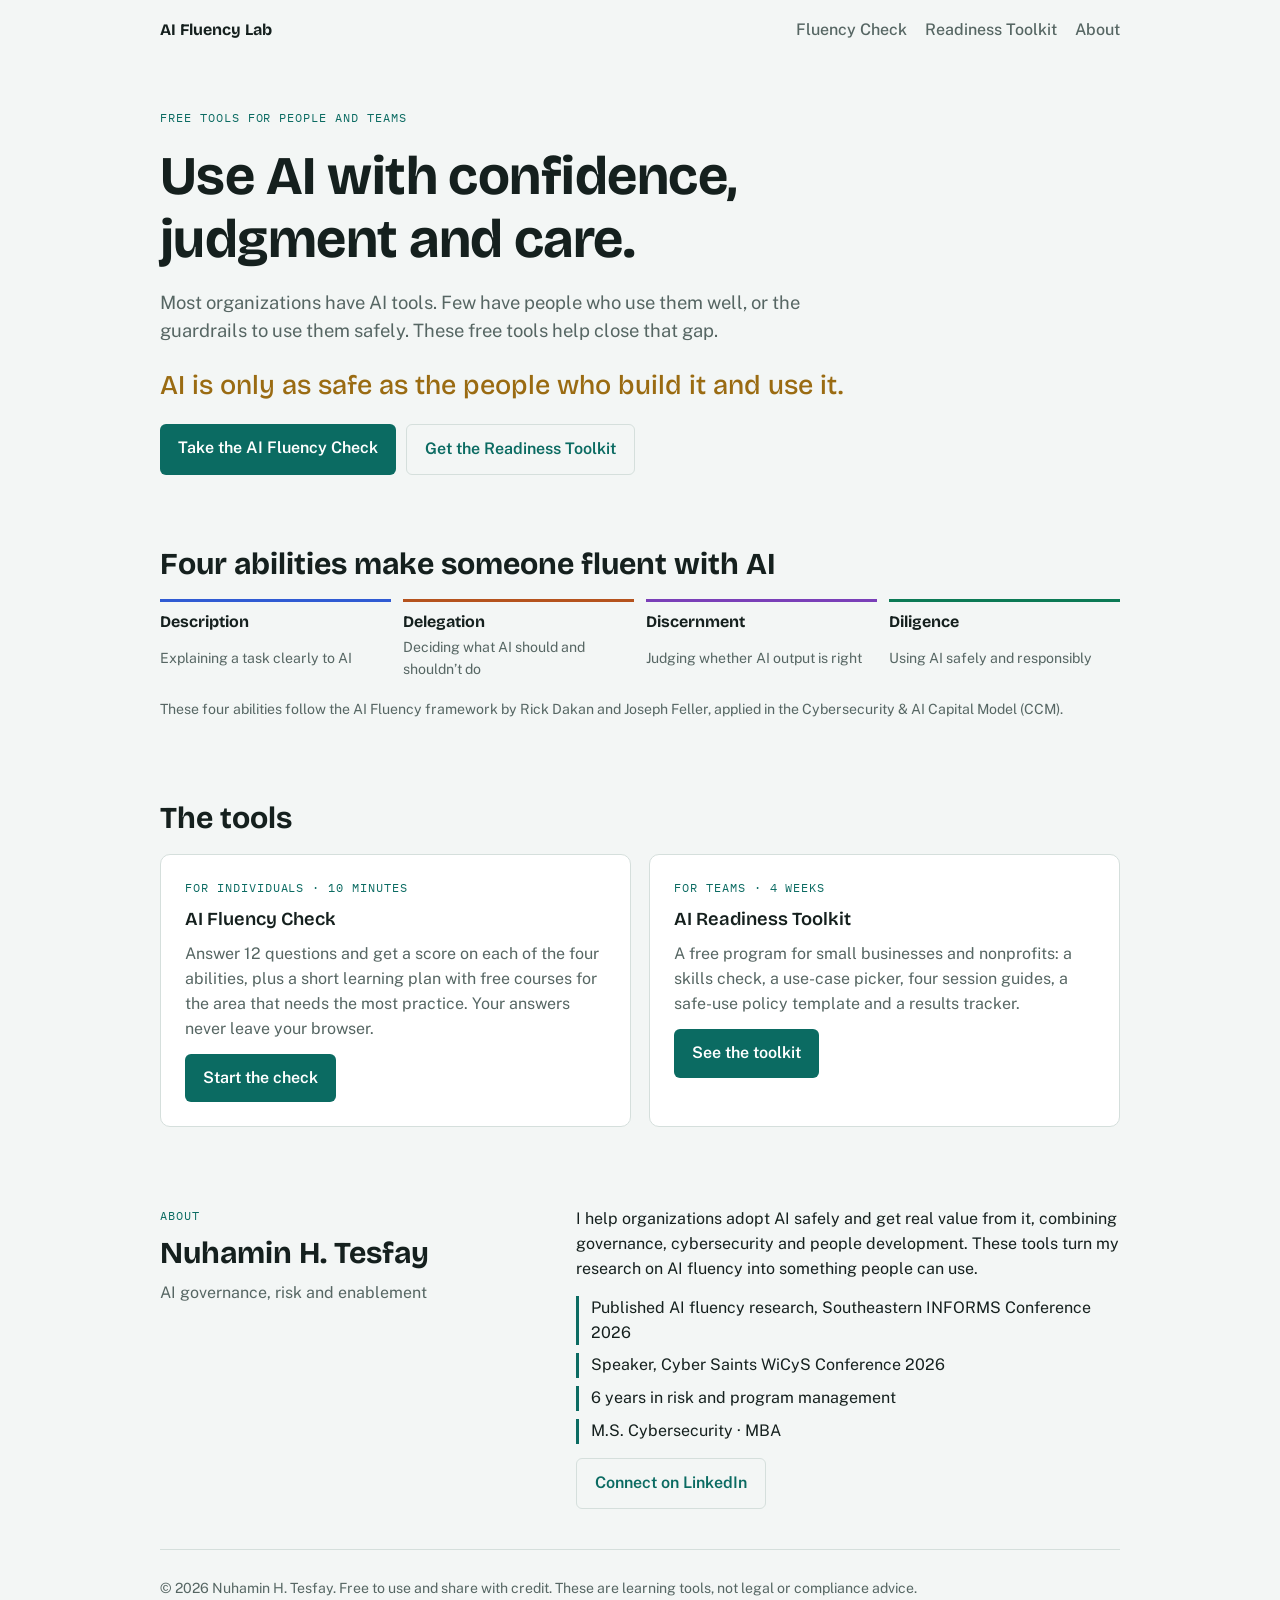
<file: index.html>
<!doctype html>
<html lang="en">
<head>
<meta charset="utf-8">
<meta name="viewport" content="width=device-width, initial-scale=1, viewport-fit=cover">
<title>AI Fluency Lab | Nuhamin H. Tesfay</title>
<meta name="description" content="Free tools to help people and teams use AI safely and well: the AI Fluency Check and the AI Readiness Toolkit, by Nuhamin H. Tesfay.">
<link rel="preconnect" href="https://fonts.googleapis.com">
<link rel="preconnect" href="https://fonts.gstatic.com" crossorigin>
<link rel="stylesheet" href="https://fonts.googleapis.com/css2?family=Bricolage+Grotesque:opsz,wght@12..96,500;12..96,700&family=Public+Sans:wght@400;500;600&family=IBM+Plex+Mono:wght@500&display=swap">
<link rel="stylesheet" href="style.css">
<style>
.hero{padding-block:48px 32px;display:grid;gap:18px}
.quote{font-family:var(--display);font-size:clamp(1.3rem,3.2vw,1.7rem);color:var(--gold);font-weight:500}
.about{display:grid;grid-template-columns:minmax(0,1fr) minmax(0,1.4fr);gap:28px;align-items:start}
@media (max-width:700px){.about{grid-template-columns:1fr}}
.facts{display:grid;gap:8px;padding:0;margin:0;list-style:none}
.facts li{border-left:3px solid var(--accent);padding-left:12px}
</style>
</head>
<body>
<div class="wrap">
  <nav class="top" aria-label="Main">
    <a class="brand" href="index.html">AI Fluency Lab</a>
    <div class="links"><a href="check.html">Fluency Check</a><a href="playbook.html">Readiness Toolkit</a><a href="#about">About</a></div>
  </nav>

  <header class="hero">
    <p class="eyebrow">Free tools for people and teams</p>
    <h1>Use AI with confidence, judgment and care.</h1>
    <p class="lead">Most organizations have AI tools. Few have people who use them well, or the guardrails to use them safely. These free tools help close that gap.</p>
    <p class="quote">AI is only as safe as the people who build it and use it.</p>
    <div class="row"><a class="btn primary" href="check.html">Take the AI Fluency Check</a><a class="btn ghost" href="playbook.html">Get the Readiness Toolkit</a></div>
  </header>

  <section aria-labelledby="abilities">
    <div style="display:grid;gap:18px">
      <h2 id="abilities">Four abilities make someone fluent with AI</h2>
      <div class="dims">
        <div class="dim" style="--c:var(--d1)"><b>Description</b><span>Explaining a task clearly to AI</span></div>
        <div class="dim" style="--c:var(--d2)"><b>Delegation</b><span>Deciding what AI should and shouldn’t do</span></div>
        <div class="dim" style="--c:var(--d3)"><b>Discernment</b><span>Judging whether AI output is right</span></div>
        <div class="dim" style="--c:var(--d4)"><b>Diligence</b><span>Using AI safely and responsibly</span></div>
      </div>
      <p class="note">These four abilities follow the AI Fluency framework by Rick Dakan and Joseph Feller, applied in the Cybersecurity &amp; AI Capital Model (CCM).</p>
    </div>
  </section>

  <section aria-labelledby="tools">
    <div style="display:grid;gap:18px">
      <h2 id="tools">The tools</h2>
      <div class="cards">
        <article class="card">
          <p class="eyebrow">For individuals · 10 minutes</p>
          <h3>AI Fluency Check</h3>
          <p class="muted">Answer 12 questions and get a score on each of the four abilities, plus a short learning plan with free courses for the area that needs the most practice. Your answers never leave your browser.</p>
          <a class="btn primary" href="check.html">Start the check</a>
        </article>
        <article class="card">
          <p class="eyebrow">For teams · 4 weeks</p>
          <h3>AI Readiness Toolkit</h3>
          <p class="muted">A free program for small businesses and nonprofits: a skills check, a use-case picker, four session guides, a safe-use policy template and a results tracker.</p>
          <a class="btn primary" href="playbook.html">See the toolkit</a>
        </article>
      </div>
    </div>
  </section>

  <section id="about" aria-labelledby="about-h">
    <div class="about">
      <div style="display:grid;gap:10px">
        <p class="eyebrow">About</p>
        <h2 id="about-h">Nuhamin H. Tesfay</h2>
        <p class="muted">AI governance, risk and enablement</p>
      </div>
      <div style="display:grid;gap:14px">
        <p>I help organizations adopt AI safely and get real value from it, combining governance, cybersecurity and people development. These tools turn my research on AI fluency into something people can use.</p>
        <ul class="facts">
          <li>Published AI fluency research, Southeastern INFORMS Conference 2026</li>
          <li>Speaker, Cyber Saints WiCyS Conference 2026</li>
          <li>6 years in risk and program management</li>
          <li>M.S. Cybersecurity · MBA</li>
        </ul>
        <div class="row"><a class="btn ghost" href="https://www.linkedin.com/in/nuhamintesfay" target="_blank" rel="noopener">Connect on LinkedIn</a></div>
      </div>
    </div>
  </section>

  <footer class="site">
    <p>© 2026 Nuhamin H. Tesfay. Free to use and share with credit. These are learning tools, not legal or compliance advice.</p>
  </footer>
</div>
</body>
</html>
</file>
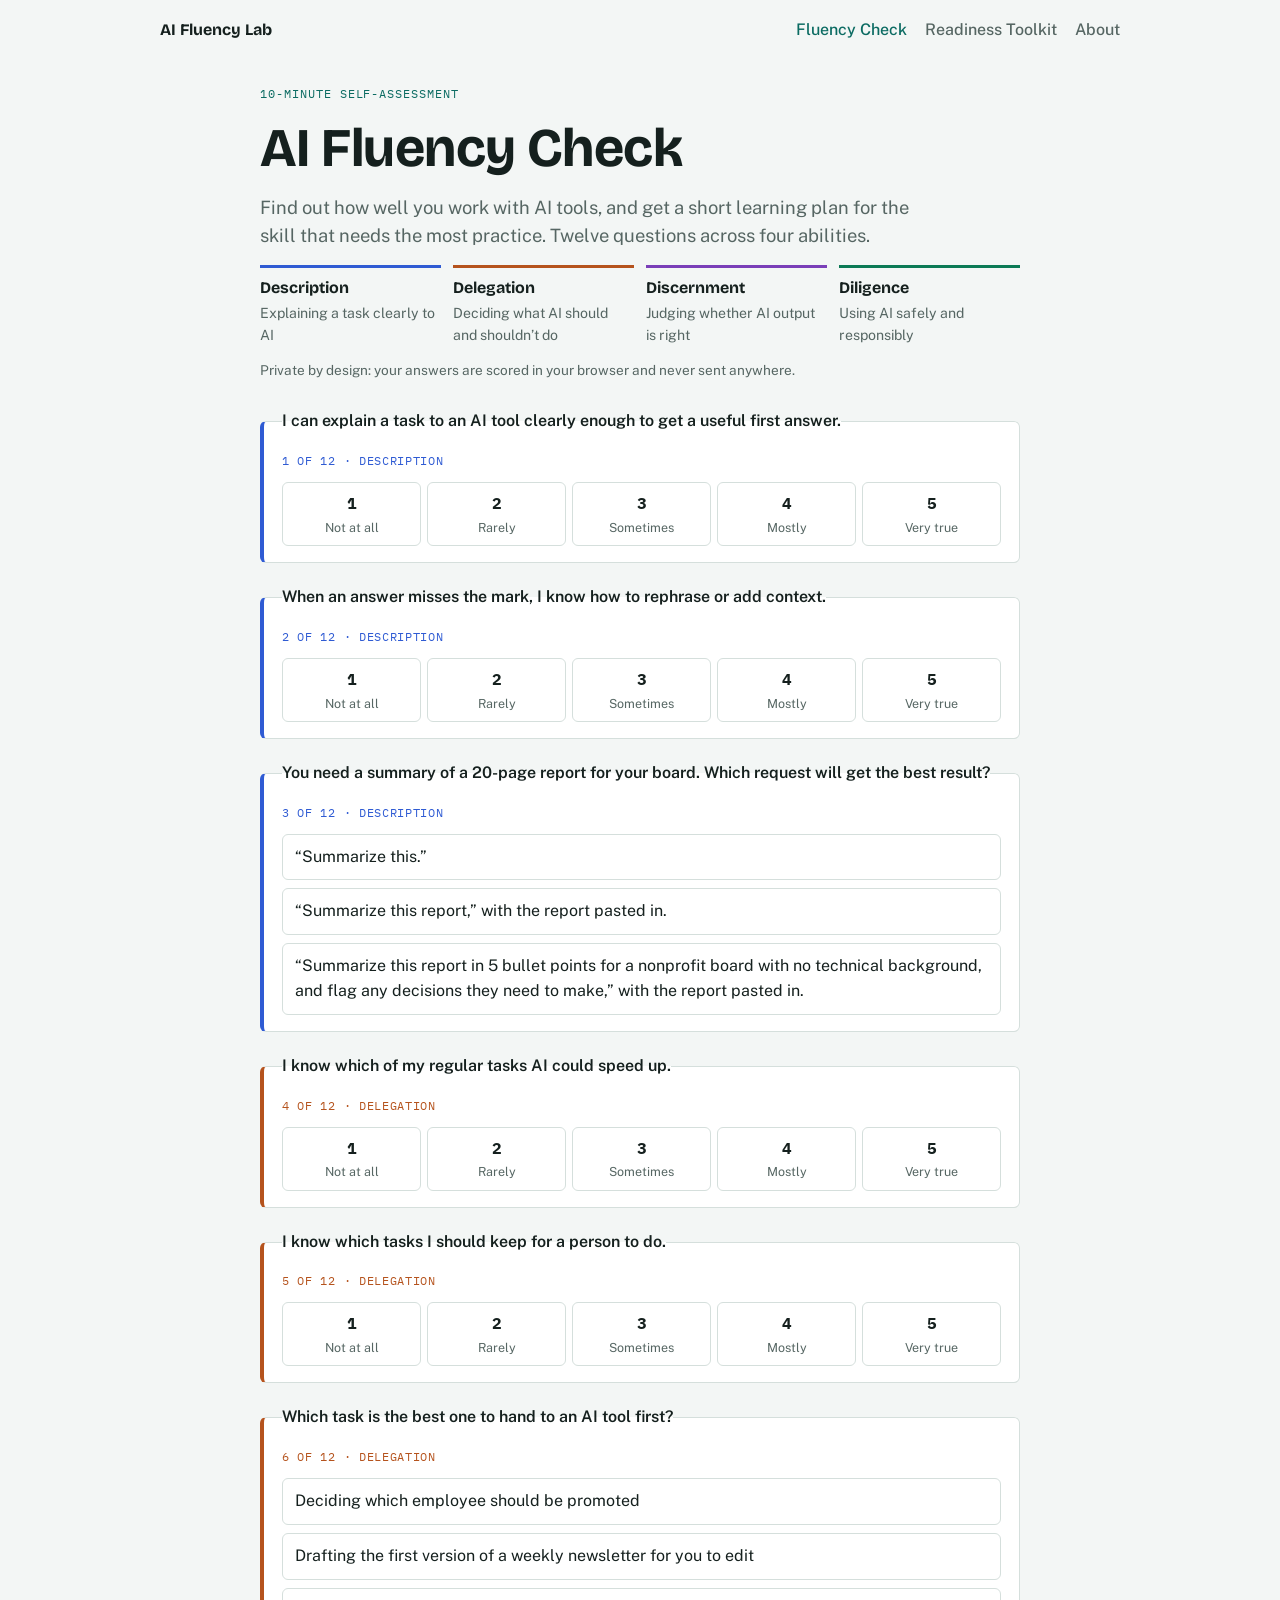
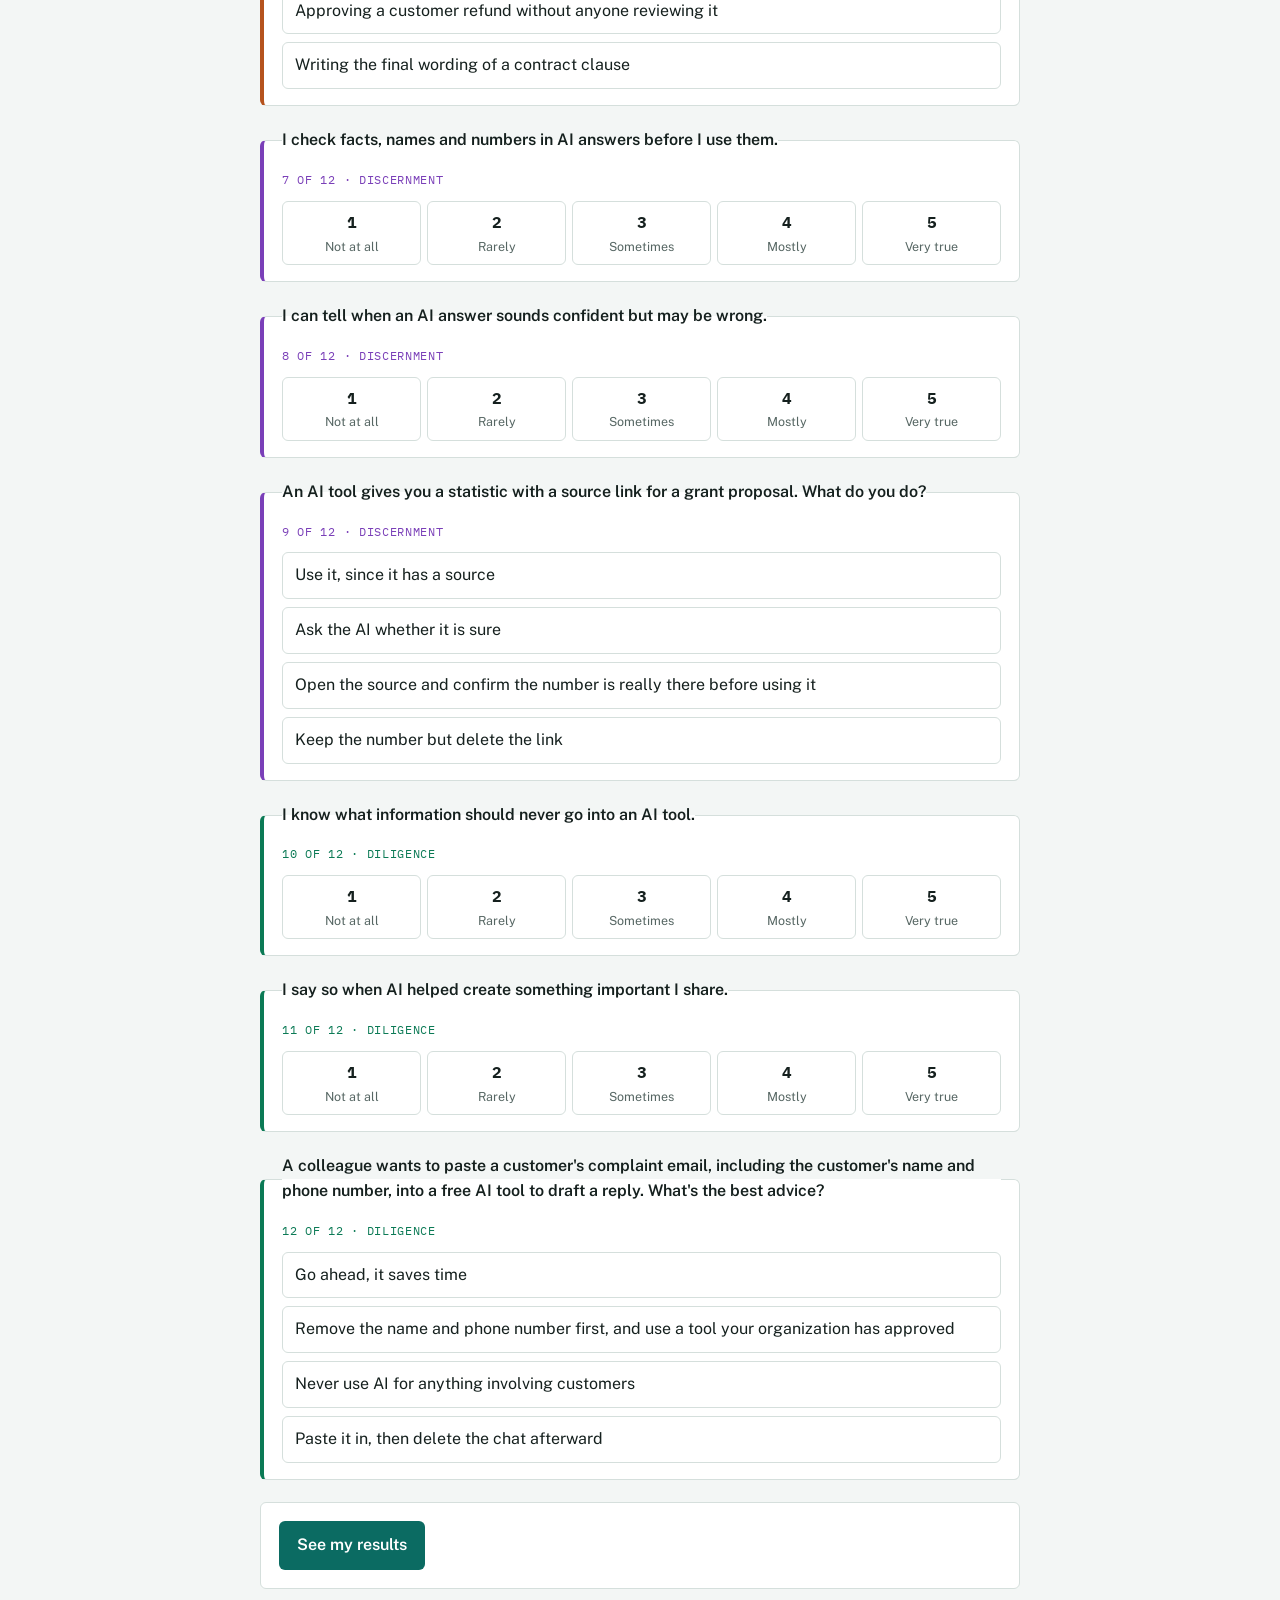
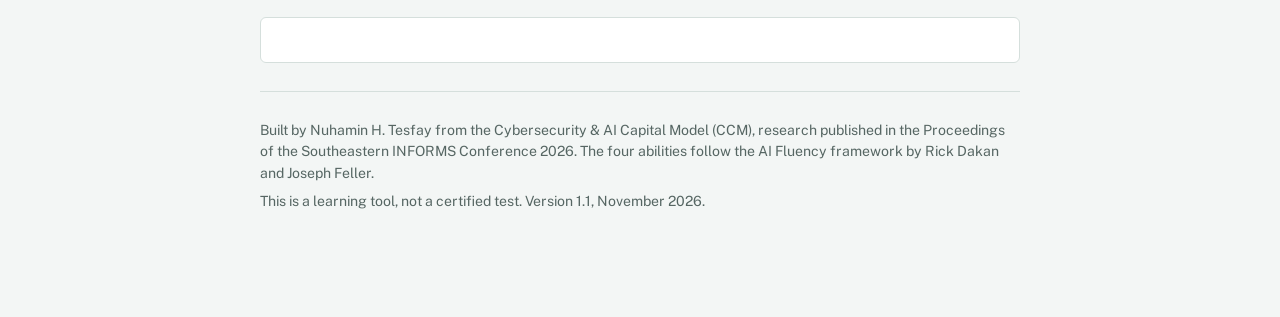
<file: check.html>
<!doctype html>
<html lang="en">
<head>
<meta charset="utf-8">
<meta name="viewport" content="width=device-width, initial-scale=1, viewport-fit=cover">
<title>AI Fluency Check | AI Fluency Lab</title>
<meta name="description" content="A free 10-minute self-assessment of your AI fluency across four abilities, with a personal learning plan.">
<link rel="preconnect" href="https://fonts.googleapis.com">
<link rel="preconnect" href="https://fonts.gstatic.com" crossorigin>
<link rel="stylesheet" href="https://fonts.googleapis.com/css2?family=Bricolage+Grotesque:opsz,wght@12..96,500;12..96,700&family=Public+Sans:wght@400;500;600&family=IBM+Plex+Mono:wght@500&display=swap">
<link rel="stylesheet" href="style.css">
<style>
.page{max-width:760px;margin:0 auto;padding-block:24px 64px;display:grid;gap:28px}
header.intro{display:grid;gap:14px}
}
.wrap{max-width:760px;margin:0 auto;padding-block:40px 64px;display:grid;gap:28px}
header{display:grid;gap:14px}
.meta{font-size:.85rem;color:var(--muted)}
form{display:grid;gap:22px}
.q{background:var(--surface);border:1px solid var(--line);border-left:4px solid var(--c);border-radius:6px;padding:18px 18px 16px;display:grid;gap:12px}
.q legend{font-weight:600;padding:0;font-size:1rem}
fieldset{border:0;margin:0;padding:0;min-width:0}
.tag{font-family:var(--mono);font-size:.72rem;letter-spacing:.06em;text-transform:uppercase;color:var(--c)}
.scale{display:grid;grid-template-columns:repeat(5,minmax(0,1fr));gap:6px}
.scale label,.opts label{cursor:pointer}
.scale input,.opts input{position:absolute;opacity:0;pointer-events:none}
.scale span{display:grid;place-items:center;gap:2px;border:1px solid var(--line);border-radius:6px;padding:8px 4px;text-align:center;font-size:.78rem;color:var(--muted);min-height:58px}
.scale span b{font-family:var(--mono);font-size:1rem;color:var(--ink)}
.opts{display:grid;gap:8px}
.opts span{display:block;border:1px solid var(--line);border-radius:6px;padding:10px 12px}
.scale input:checked+span,.opts input:checked+span{border-color:var(--c);background:var(--soft);box-shadow:inset 0 0 0 1px var(--c)}
.scale input:focus-visible+span,.opts input:focus-visible+span{outline:2px solid var(--accent);outline-offset:2px}
.ends{display:flex;justify-content:space-between;font-size:.75rem;color:var(--muted)}
.submit{display:grid;gap:12px;background:var(--surface);border:1px solid var(--line);border-radius:6px;padding:18px}
.submit select{font:inherit;color:var(--ink);background:var(--bg);border:1px solid var(--line);border-radius:6px;padding:8px 10px;max-width:100%}
.check{display:flex;gap:10px;align-items:flex-start;font-size:.92rem}
.check input{margin-top:4px}
button{font:inherit;font-weight:600;border:0;border-radius:6px;padding:12px 18px;cursor:pointer}
.primary{background:var(--accent);color:var(--accent-ink)}
.ghost{background:transparent;color:var(--accent);border:1px solid var(--line)}
button:focus-visible{outline:2px solid var(--accent);outline-offset:2px}
.err{color:var(--warn);font-size:.9rem}
#results{display:grid;gap:22px;background:var(--surface);border:1px solid var(--line);border-radius:6px;padding:22px}
.overall{display:flex;flex-wrap:wrap;gap:12px 24px;align-items:baseline}
.big{font-family:var(--mono);font-size:3rem;line-height:1}
.pill{font-family:var(--mono);font-size:.78rem;letter-spacing:.05em;text-transform:uppercase;border-radius:99px;padding:4px 10px;background:var(--soft);color:var(--accent)}
.bars{display:grid;gap:14px}
.bar{display:grid;grid-template-columns:120px minmax(0,1fr) 48px;gap:12px;align-items:center}
@media (max-width:480px){.bar{grid-template-columns:96px minmax(0,1fr) 40px}}
.bar .name{font-weight:600}
.track{position:relative;height:14px;background:var(--soft);border-radius:3px}
.fill{position:absolute;inset:0 auto 0 0;background:var(--c);border-radius:3px;transition:width .6s ease}
.tick{position:absolute;top:-4px;bottom:-4px;width:1px;background:var(--muted);opacity:.6}
.num{font-family:var(--mono);text-align:right;font-variant-numeric:tabular-nums}
.legend{font-size:.8rem;color:var(--muted)}
.plan{display:grid;gap:10px;border-top:1px solid var(--line);padding-top:18px}
.plan ul{margin:0;padding-left:20px;display:grid;gap:6px}
.plan a{color:var(--accent)}
.row{display:flex;flex-wrap:wrap;gap:10px}
.note{font-size:.85rem;color:var(--muted)}
.tablewrap{overflow-x:auto}
table{border-collapse:collapse;width:100%;font-size:.9rem;font-variant-numeric:tabular-nums}
th,td{text-align:left;padding:6px 8px;border-bottom:1px solid var(--line);white-space:nowrap}
@media (prefers-reduced-motion:reduce){.fill{transition:none}}
</style>
</head>
<body>
<div class="wrap">
  <nav class="top" aria-label="Main">
    <a class="brand" href="index.html">AI Fluency Lab</a>
    <div class="links"><a href="check.html" aria-current="page">Fluency Check</a><a href="playbook.html">Readiness Toolkit</a><a href="index.html#about">About</a></div>
  </nav>
</div>
<div class="page">
  <header class="intro">
    <p class="eyebrow">10-minute self-assessment</p>
    <h1>AI Fluency Check</h1>
    <p class="lead">Find out how well you work with AI tools, and get a short learning plan for the skill that needs the most practice. Twelve questions across four abilities.</p>
    <div class="dims">
      <div class="dim" style="--c:var(--d1)"><b>Description</b><span>Explaining a task clearly to AI</span></div>
      <div class="dim" style="--c:var(--d2)"><b>Delegation</b><span>Deciding what AI should and shouldn’t do</span></div>
      <div class="dim" style="--c:var(--d3)"><b>Discernment</b><span>Judging whether AI output is right</span></div>
      <div class="dim" style="--c:var(--d4)"><b>Diligence</b><span>Using AI safely and responsibly</span></div>
    </div>
    <p class="note">Private by design: your answers are scored in your browser and never sent anywhere.</p>
  </header>

  <form id="quiz" novalidate></form>
  <section id="results" hidden aria-live="polite"></section>

  <footer class="site">
    <p>Built by Nuhamin H. Tesfay from the Cybersecurity &amp; AI Capital Model (CCM), research published in the Proceedings of the Southeastern INFORMS Conference 2026. The four abilities follow the AI Fluency framework by Rick Dakan and Joseph Feller.</p>
    <p>This is a learning tool, not a certified test. Version 1.1, November 2026.</p>
  </footer>
</div>
<script>
const DIMS=[
 {key:"description",name:"Description",c:"var(--d1)"},
 {key:"delegation",name:"Delegation",c:"var(--d2)"},
 {key:"discernment",name:"Discernment",c:"var(--d3)"},
 {key:"diligence",name:"Diligence",c:"var(--d4)"}];
const Q=[
 {d:"description",t:"rate",text:"I can explain a task to an AI tool clearly enough to get a useful first answer."},
 {d:"description",t:"rate",text:"When an answer misses the mark, I know how to rephrase or add context."},
 {d:"description",t:"pick",text:"You need a summary of a 20-page report for your board. Which request will get the best result?",
  o:[["“Summarize this.”",1],["“Summarize this report,” with the report pasted in.",3],["“Summarize this report in 5 bullet points for a nonprofit board with no technical background, and flag any decisions they need to make,” with the report pasted in.",5]]},
 {d:"delegation",t:"rate",text:"I know which of my regular tasks AI could speed up."},
 {d:"delegation",t:"rate",text:"I know which tasks I should keep for a person to do."},
 {d:"delegation",t:"pick",text:"Which task is the best one to hand to an AI tool first?",
  o:[["Deciding which employee should be promoted",1],["Drafting the first version of a weekly newsletter for you to edit",5],["Approving a customer refund without anyone reviewing it",1],["Writing the final wording of a contract clause",2]]},
 {d:"discernment",t:"rate",text:"I check facts, names and numbers in AI answers before I use them."},
 {d:"discernment",t:"rate",text:"I can tell when an AI answer sounds confident but may be wrong."},
 {d:"discernment",t:"pick",text:"An AI tool gives you a statistic with a source link for a grant proposal. What do you do?",
  o:[["Use it, since it has a source",1],["Ask the AI whether it is sure",2],["Open the source and confirm the number is really there before using it",5],["Keep the number but delete the link",1]]},
 {d:"diligence",t:"rate",text:"I know what information should never go into an AI tool."},
 {d:"diligence",t:"rate",text:"I say so when AI helped create something important I share."},
 {d:"diligence",t:"pick",text:"A colleague wants to paste a customer's complaint email, including the customer's name and phone number, into a free AI tool to draft a reply. What's the best advice?",
  o:[["Go ahead, it saves time",1],["Remove the name and phone number first, and use a tool your organization has approved",5],["Never use AI for anything involving customers",2],["Paste it in, then delete the chat afterward",1]]}
];
const LABELS=["Not at all","Rarely","Sometimes","Mostly","Very true"];
const PLAN={
 description:{tips:["Give every request four parts: the task, the context, the audience, and the format you want.","Paste in the material AI should work from instead of describing it.","If the first answer misses, say what was wrong (“too long”, “too technical”) rather than starting over."],
  practice:"This week, rewrite one task you do regularly as a four-part request and compare the result with your usual way of asking."},
 delegation:{tips:["List your weekly tasks and mark which are frequent, time-consuming, and low-risk. Start there.","Keep decisions about people, money, legal matters and safety with a person.","Break a big task into steps and decide which steps AI drafts and which you finish."],
  practice:"This week, map one task into steps and mark each step “AI drafts” or “I do”."},
 discernment:{tips:["Treat every AI answer as a first draft from a fast but unreliable assistant.","Open every source AI cites; AI tools sometimes invent sources that look real.","Be most careful with numbers, names, dates and quotes."],
  practice:"This week, fact-check three AI answers on a topic you know well and note what it got wrong."},
 diligence:{tips:["Never paste in personal details, passwords, payment, health or confidential information.","Use the AI tools your organization has approved, and learn its rules.","Have a person review anything AI helped write before it goes to customers or the public."],
  practice:"This week, write a one-line rule for yourself about what you will and won't put into AI tools."}
};
const COURSES=[
 ["AI Fluency: Framework & Foundations (Anthropic Academy, free certificate)","https://anthropic.skilljar.com/ai-fluency-framework-foundations"],
 ["Google AI Essentials (Grow with Google)","https://grow.google/ai-essentials/"],
 ["Microsoft Learn: AI and Copilot training paths (free)","https://learn.microsoft.com/training/"],
 ["IBM SkillsBuild: AI and responsible AI courses (free)","https://skillsbuild.org/"],
 ["Elements of AI (University of Helsinki, free)","https://www.elementsofai.com/"]
];

const form=document.getElementById("quiz");
function build(){
  let html="";
  Q.forEach((q,i)=>{
    const dim=DIMS.find(d=>d.key===q.d);
    html+=`<fieldset class="q" style="--c:${dim.c}"><span class="tag">${i+1} of ${Q.length} · ${dim.name}</span><legend>${q.text}</legend>`;
    if(q.t==="rate"){
      html+=`<div class="scale">`+LABELS.map((l,j)=>`<label><input type="radio" id="q${i}_${j+1}" name="q${i}" value="${j+1}"><span><b>${j+1}</b>${l}</span></label>`).join("")+`</div>`;
    }else{
      html+=`<div class="opts">`+q.o.map((o,j)=>`<label><input type="radio" id="q${i}_${j}" name="q${i}" value="${o[1]}"><span>${o[0]}</span></label>`).join("")+`</div>`;
    }
    html+=`</fieldset>`;
  });
  html+=`<div class="submit">
    <p class="err" id="err" hidden></p>
    <div class="row"><button class="primary" type="submit">See my results</button></div>
  </div>`;
  form.innerHTML=html;
}
build();

function score(){
  const out={};let missing=0;
  DIMS.forEach(d=>out[d.key]=[]);
  Q.forEach((q,i)=>{const v=form.querySelector(`input[name="q${i}"]:checked`);if(!v)missing++;else out[q.d].push(+v.value)});
  if(missing)return {missing};
  const s={};DIMS.forEach(d=>{const sum=out[d.key].reduce((a,b)=>a+b,0);s[d.key]=Math.round((sum-3)/12*100)});
  s.overall=Math.round(DIMS.reduce((a,d)=>a+s[d.key],0)/4);
  return {s};
}
const esc=t=>String(t).replace(/[&<>"']/g,c=>({"&":"&amp;","<":"&lt;",">":"&gt;",'"':"&quot;","'":"&#39;"}[c]));
const level=v=>v>=75?"Confident":v>=40?"Developing":"Starting";

function renderResults(s){
  const weakest=DIMS.slice().sort((a,b)=>s[a.key]-s[b.key])[0];
  const strongest=DIMS.slice().sort((a,b)=>s[b.key]-s[a.key])[0];
  const p=PLAN[weakest.key];
  const box=document.getElementById("results");
  box.innerHTML=`<p class="eyebrow">Your results</p>
   <div class="overall"><span class="big">${s.overall}</span><div><span class="pill">${level(s.overall)}</span><p class="note">Overall AI fluency, out of 100</p></div></div>
   <div class="bars">${DIMS.map(d=>`<div class="bar" style="--c:${d.c}"><span class="name">${d.name}</span><div class="track" role="img" aria-label="${d.name}: ${s[d.key]} of 100"><div class="fill" style="width:0%" data-w="${s[d.key]}"></div><div class="tick" style="left:40%"></div><div class="tick" style="left:75%"></div></div><span class="num">${s[d.key]}</span></div>`).join("")}</div>
   <p class="legend">Marks at 40 and 75 separate Starting, Developing and Confident.</p>
   <p>Your strongest ability is <b>${strongest.name}</b>. Your plan focuses on <b>${weakest.name}</b>, where practice will make the biggest difference.</p>
   <div class="plan"><h2>Your learning plan: ${weakest.name}</h2>
    <ul>${p.tips.map(t=>`<li>${t}</li>`).join("")}</ul>
    <p><b>Practice task:</b> ${p.practice}</p>
    <h3>Free courses to go further</h3>
    <ul>${COURSES.map(c=>`<li><a href="${c[1]}" target="_blank" rel="noopener">${c[0]}</a></li>`).join("")}</ul>
   </div>
   <p class="note" id="saved"></p>
   <div class="row"><button class="ghost" type="button" id="copy">Copy my results</button><button class="ghost" type="button" id="again">Retake the check</button><a class="btn ghost" href="playbook.html">Get the team toolkit</a></div>`;
  box.hidden=false;
  requestAnimationFrame(()=>box.querySelectorAll(".fill").forEach(f=>f.style.width=f.dataset.w+"%"));
  box.scrollIntoView({behavior:matchMedia("(prefers-reduced-motion: reduce)").matches?"auto":"smooth",block:"start"});
  const text=`My AI Fluency Check: ${s.overall}/100 (${level(s.overall)}). Description ${s.description}, Delegation ${s.delegation}, Discernment ${s.discernment}, Diligence ${s.diligence}.`;
  document.getElementById("copy").onclick=async e=>{try{await navigator.clipboard.writeText(text);e.target.textContent="Copied"}catch{const n=document.getElementById("saved");n.textContent=text}};
  document.getElementById("again").onclick=()=>{form.reset();box.hidden=true;form.scrollIntoView({block:"start"})};
}

form.addEventListener("submit",e=>{
  e.preventDefault();
  const r=score(),err=document.getElementById("err");
  if(r.missing){err.textContent=`Answer all ${Q.length} questions to see your results. ${r.missing} still need an answer.`;err.hidden=false;return}
  err.hidden=true;
  renderResults(r.s);
  try{localStorage.setItem("afc-last",JSON.stringify(r.s))}catch{}
});

</script>
</body>
</html>
</file>
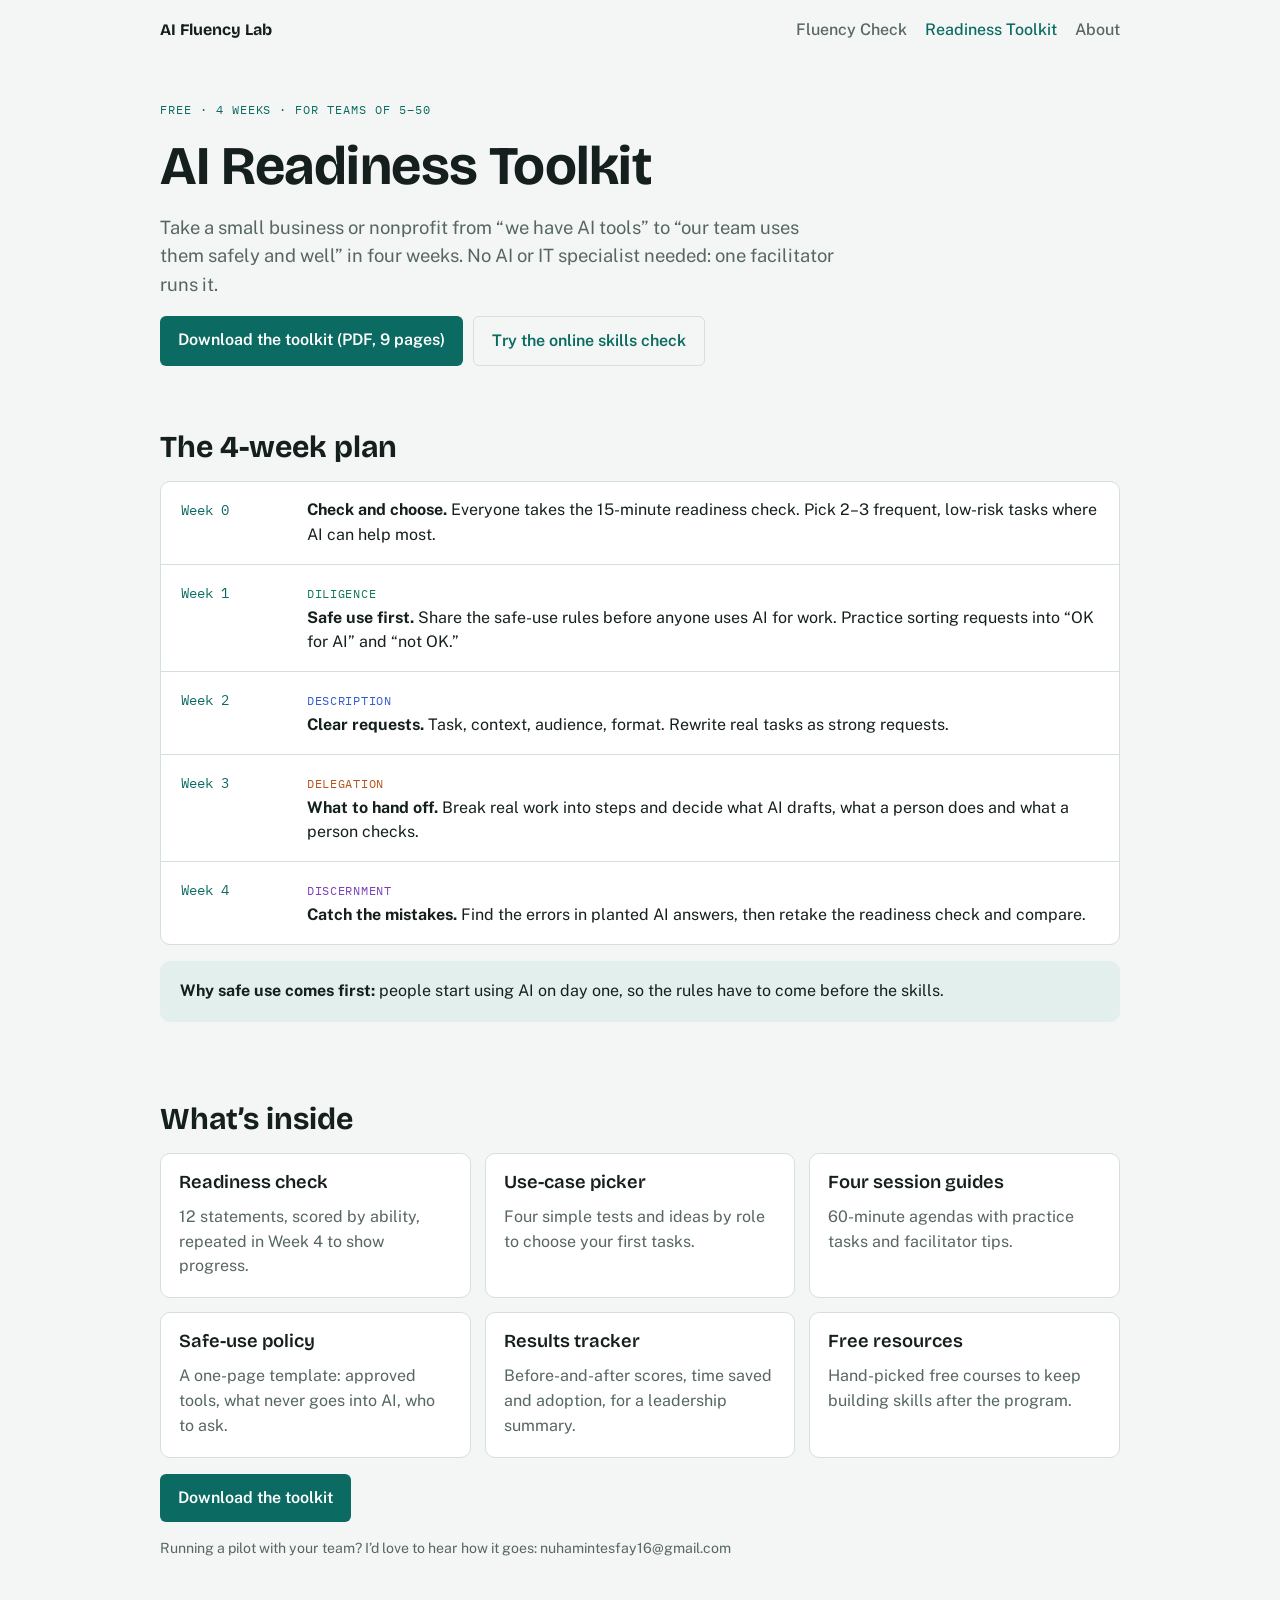
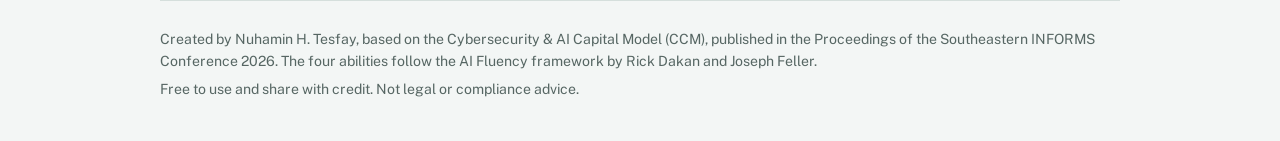
<file: playbook.html>
<!doctype html>
<html lang="en">
<head>
<meta charset="utf-8">
<meta name="viewport" content="width=device-width, initial-scale=1, viewport-fit=cover">
<title>AI Readiness Toolkit | AI Fluency Lab</title>
<meta name="description" content="A free 4-week program to help small teams use AI safely, confidently and well.">
<link rel="preconnect" href="https://fonts.googleapis.com">
<link rel="preconnect" href="https://fonts.gstatic.com" crossorigin>
<link rel="stylesheet" href="https://fonts.googleapis.com/css2?family=Bricolage+Grotesque:opsz,wght@12..96,500;12..96,700&family=Public+Sans:wght@400;500;600&family=IBM+Plex+Mono:wght@500&display=swap">
<link rel="stylesheet" href="style.css">
<style>
.hero{padding-block:40px 24px;display:grid;gap:16px}
.weeks{display:grid;gap:0;border:1px solid var(--line);border-radius:10px;background:var(--surface);overflow:hidden}
.week{display:grid;grid-template-columns:110px minmax(0,1fr);gap:16px;padding:16px 20px;border-top:1px solid var(--line)}
.week:first-child{border-top:0}
.week .when{font-family:var(--mono);font-size:.85rem;color:var(--accent);padding-top:2px}
.week .tag{font-family:var(--mono);font-size:.72rem;letter-spacing:.06em;text-transform:uppercase;color:var(--c)}
@media (max-width:520px){.week{grid-template-columns:1fr;gap:4px}}
.inside{display:grid;grid-template-columns:repeat(3,minmax(0,1fr));gap:14px}
@media (max-width:760px){.inside{grid-template-columns:repeat(2,minmax(0,1fr))}}
@media (max-width:480px){.inside{grid-template-columns:1fr}}
.inside .card{padding:18px}
.callout{background:var(--soft);border-radius:10px;padding:18px 20px}
</style>
</head>
<body>
<div class="wrap">
  <nav class="top" aria-label="Main">
    <a class="brand" href="index.html">AI Fluency Lab</a>
    <div class="links"><a href="check.html">Fluency Check</a><a href="playbook.html" aria-current="page">Readiness Toolkit</a><a href="index.html#about">About</a></div>
  </nav>

  <header class="hero">
    <p class="eyebrow">Free · 4 weeks · For teams of 5–50</p>
    <h1>AI Readiness Toolkit</h1>
    <p class="lead">Take a small business or nonprofit from “we have AI tools” to “our team uses them safely and well” in four weeks. No AI or IT specialist needed: one facilitator runs it.</p>
    <div class="row"><a class="btn primary" href="toolkit/AI_Readiness_Toolkit.pdf" download>Download the toolkit (PDF, 9 pages)</a><a class="btn ghost" href="check.html">Try the online skills check</a></div>
  </header>

  <section aria-labelledby="plan-h">
    <div style="display:grid;gap:16px">
      <h2 id="plan-h">The 4-week plan</h2>
      <div class="weeks">
        <div class="week"><span class="when">Week 0</span><div><b>Check and choose.</b> Everyone takes the 15-minute readiness check. Pick 2–3 frequent, low-risk tasks where AI can help most.</div></div>
        <div class="week" style="--c:var(--d4)"><span class="when">Week 1</span><div><span class="tag">Diligence</span><br><b>Safe use first.</b> Share the safe-use rules before anyone uses AI for work. Practice sorting requests into “OK for AI” and “not OK.”</div></div>
        <div class="week" style="--c:var(--d1)"><span class="when">Week 2</span><div><span class="tag">Description</span><br><b>Clear requests.</b> Task, context, audience, format. Rewrite real tasks as strong requests.</div></div>
        <div class="week" style="--c:var(--d2)"><span class="when">Week 3</span><div><span class="tag">Delegation</span><br><b>What to hand off.</b> Break real work into steps and decide what AI drafts, what a person does and what a person checks.</div></div>
        <div class="week" style="--c:var(--d3)"><span class="when">Week 4</span><div><span class="tag">Discernment</span><br><b>Catch the mistakes.</b> Find the errors in planted AI answers, then retake the readiness check and compare.</div></div>
      </div>
      <div class="callout"><b>Why safe use comes first:</b> people start using AI on day one, so the rules have to come before the skills.</div>
    </div>
  </section>

  <section aria-labelledby="inside-h">
    <div style="display:grid;gap:16px">
      <h2 id="inside-h">What’s inside</h2>
      <div class="inside">
        <div class="card"><h3>Readiness check</h3><p class="muted">12 statements, scored by ability, repeated in Week 4 to show progress.</p></div>
        <div class="card"><h3>Use-case picker</h3><p class="muted">Four simple tests and ideas by role to choose your first tasks.</p></div>
        <div class="card"><h3>Four session guides</h3><p class="muted">60-minute agendas with practice tasks and facilitator tips.</p></div>
        <div class="card"><h3>Safe-use policy</h3><p class="muted">A one-page template: approved tools, what never goes into AI, who to ask.</p></div>
        <div class="card"><h3>Results tracker</h3><p class="muted">Before-and-after scores, time saved and adoption, for a leadership summary.</p></div>
        <div class="card"><h3>Free resources</h3><p class="muted">Hand-picked free courses to keep building skills after the program.</p></div>
      </div>
      <div class="row"><a class="btn primary" href="toolkit/AI_Readiness_Toolkit.pdf" download>Download the toolkit</a></div>
      <p class="note">Running a pilot with your team? I’d love to hear how it goes: nuhamintesfay16@gmail.com</p>
    </div>
  </section>

  <footer class="site">
    <p>Created by Nuhamin H. Tesfay, based on the Cybersecurity &amp; AI Capital Model (CCM), published in the Proceedings of the Southeastern INFORMS Conference 2026. The four abilities follow the AI Fluency framework by Rick Dakan and Joseph Feller.</p>
    <p>Free to use and share with credit. Not legal or compliance advice.</p>
  </footer>
</div>
</body>
</html>
</file>
<file: style.css>
/* Shared styles: a calm teal palette with four ability colors (Description, Delegation, Discernment, Diligence). */
:root{
  --bg:#f3f6f5; --surface:#ffffff; --ink:#15201e; --muted:#566663; --line:#d5dfdc;
  --accent:#0b6b62; --accent-ink:#ffffff; --soft:#e3efec; --gold:#9a6b12;
  --d1:#2f5bd3; --d2:#b5531d; --d3:#7a3fb8; --d4:#0b7a55; --warn:#9a6400;
  --display:"Bricolage Grotesque","Segoe UI",system-ui,sans-serif;
  --body:"Public Sans","Segoe UI",system-ui,sans-serif;
  --mono:"IBM Plex Mono",ui-monospace,Menlo,monospace;
}
@media (prefers-color-scheme: dark){:root{
  --bg:#0f1716; --surface:#16211f; --ink:#e6eeec; --muted:#9db0ac; --line:#2b3a37;
  --accent:#4cc2b4; --accent-ink:#06211e; --soft:#1c2d2a; --gold:#e3b964;
  --d1:#7d9cff; --d2:#f0935a; --d3:#bf8cf2; --d4:#4fd19c; --warn:#f2c15c; color-scheme:dark}}
*{box-sizing:border-box}
html{scroll-behavior:smooth}
@media (prefers-reduced-motion:reduce){html{scroll-behavior:auto}}
body{margin:0;background:var(--bg);color:var(--ink);font-family:var(--body);font-size:16px;line-height:1.55;
  padding-left:max(16px,env(safe-area-inset-left,0px));padding-right:max(16px,env(safe-area-inset-right,0px))}
.wrap{max-width:960px;margin:0 auto}
.narrow{max-width:760px;margin:0 auto}
h1,h2,h3{font-family:var(--display);line-height:1.15;text-wrap:balance;margin:0}
h1{font-size:clamp(2.1rem,6vw,3.4rem);font-weight:700;letter-spacing:-.01em}
h2{font-size:clamp(1.4rem,3.5vw,1.9rem);font-weight:700}
h3{font-size:1.15rem;font-weight:600}
p{margin:0}
a{color:var(--accent)}
.eyebrow{font-family:var(--mono);font-size:.75rem;letter-spacing:.08em;text-transform:uppercase;color:var(--accent)}
.lead{font-size:1.15rem;color:var(--muted);max-width:62ch}
.muted{color:var(--muted)}
.note{font-size:.88rem;color:var(--muted)}
nav.top{display:flex;justify-content:space-between;align-items:center;gap:12px;padding-block:18px;flex-wrap:wrap}
nav.top .brand{font-family:var(--display);font-weight:700;text-decoration:none;color:var(--ink)}
nav.top .links{display:flex;gap:18px;flex-wrap:wrap}
nav.top .links a{text-decoration:none;color:var(--muted);font-weight:500}
nav.top .links a:hover,nav.top .links a[aria-current]{color:var(--accent)}
section{padding-block:40px}
.btn{display:inline-block;font:inherit;font-weight:600;border:0;border-radius:6px;padding:12px 18px;cursor:pointer;text-decoration:none}
.btn.primary{background:var(--accent);color:var(--accent-ink)}
.btn.ghost{background:transparent;color:var(--accent);border:1px solid var(--line)}
.btn:focus-visible,a:focus-visible,button:focus-visible{outline:2px solid var(--accent);outline-offset:2px}
.row{display:flex;flex-wrap:wrap;gap:10px}
.dims{display:grid;grid-template-columns:repeat(4,minmax(0,1fr));gap:12px}
@media (max-width:640px){.dims{grid-template-columns:repeat(2,minmax(0,1fr))}}
.dim{border-top:3px solid var(--c);padding-top:8px;display:grid;gap:2px;min-width:0}
.dim b{font-family:var(--display);font-weight:700}
.dim span{font-size:.88rem;color:var(--muted)}
.cards{display:grid;grid-template-columns:repeat(2,minmax(0,1fr));gap:18px}
@media (max-width:700px){.cards{grid-template-columns:1fr}}
.card{background:var(--surface);border:1px solid var(--line);border-radius:10px;padding:24px;display:grid;gap:12px;align-content:start;min-width:0}
.card .btn{justify-self:start}
footer.site{border-top:1px solid var(--line);padding-block:28px 40px;font-size:.88rem;color:var(--muted);display:grid;gap:6px}
</file>
